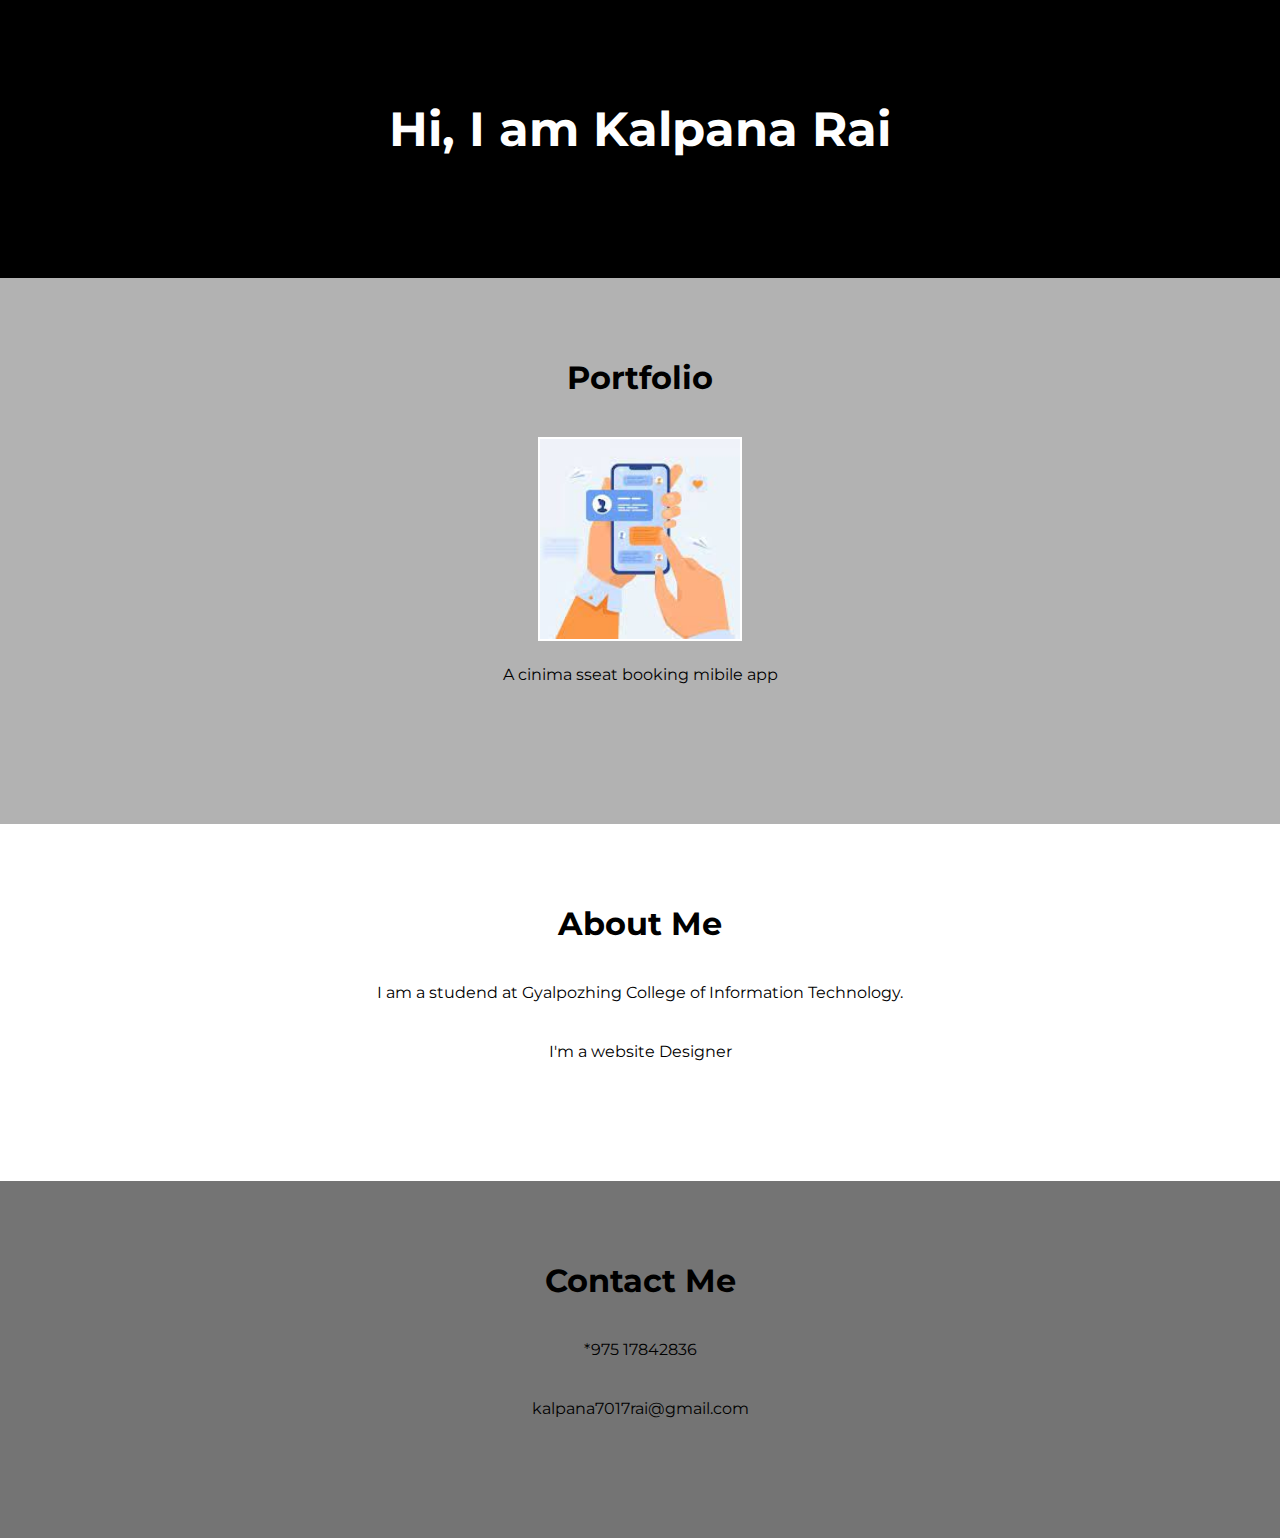
<file: index.html>
<!DOCTYPE html>
<html lang="en">
<head>
  <meta charset="utf-8">
  <meta http-equiv="X-UA-Compatible" content="IE=edge">
  <meta name="viewport" content="width=device-width, initial-scale=1">
  <title>One Page Portfolio</title>
  <link href="css/style.css" rel="stylesheet">
  <link href="https://fonts.googleapis.com/css?family=Montserrat:300,400,500,600,700|Open+Sans:300,400,700" rel="stylesheet">
</head>
<body>

<header class="hero">
  <div class="container">
    <h1>Hi, I am Kalpana Rai</h1>
  </div>
</header>

<section id="portfolio" class="case-study">
    <div class="container">
      <h1>Portfolio</h1>
      <div class="image-grid">
        <a href="portfolio.html">
          <img src="Image/app.jpg" alt="Portfolio Image">
        </a>
      </div>
      <p>A cinima sseat booking mibile app</p>
    </div>
</section>
  

<section id="about" class="about-section">
  <div class="container">
    <h1>About Me</h1>
    <p>I am a studend at Gyalpozhing College of Information Technology.</p>
    <p>I'm a website Designer</p>
  </div>
</section>

<section id="contact" class="contact-section">
  <div class="container">
    <h1>Contact Me</h1>
    <p>*975 17842836</p>
    <p>kalpana7017rai@gmail.com</p>
  </div>
</section>

<script>
  // Add smooth scrolling to all links
  $("a").on('click', function(event) {
    if (this.hash !== "") {
      event.preventDefault();
      var hash = this.hash;
      $('html, body').animate({
        scrollTop: $(hash).offset().top
      }, 800, function(){
        window.location.hash = hash;
      });
    }
  });
</script>

</body>
</html>
</file>
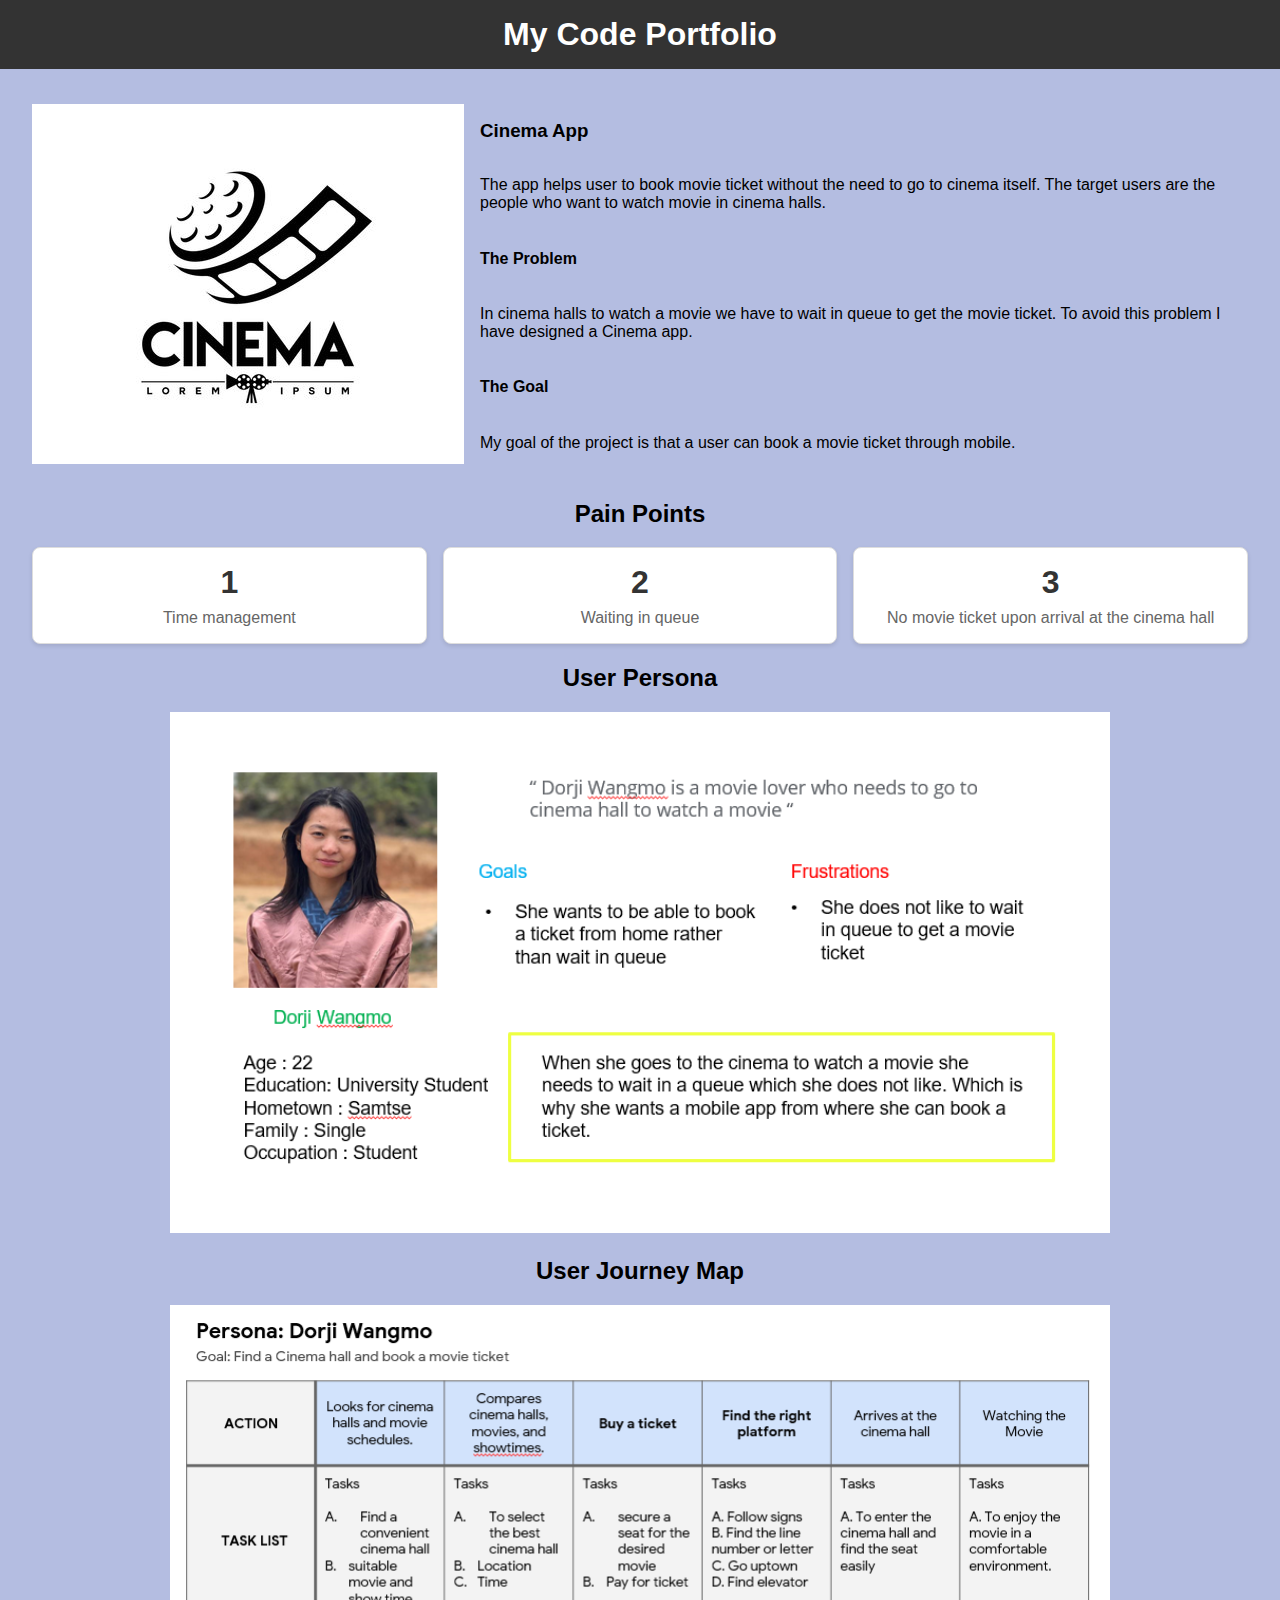
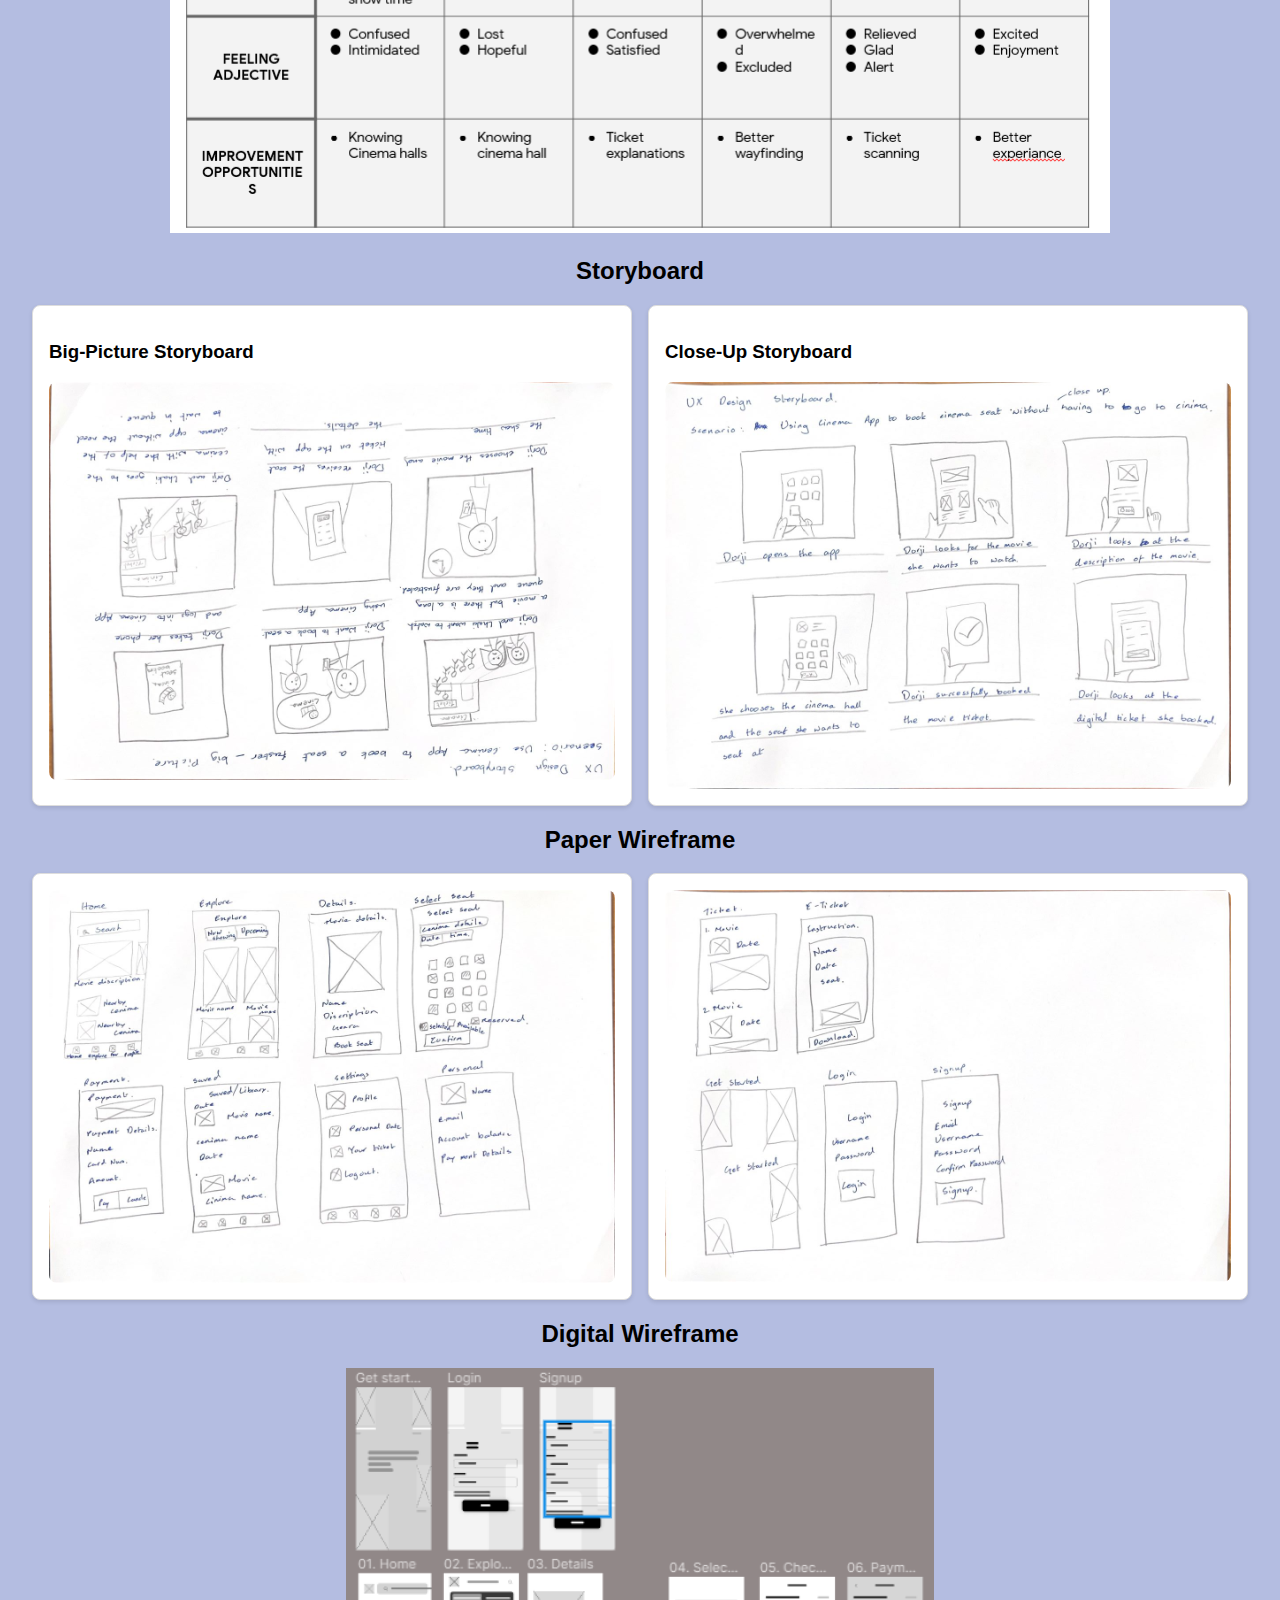
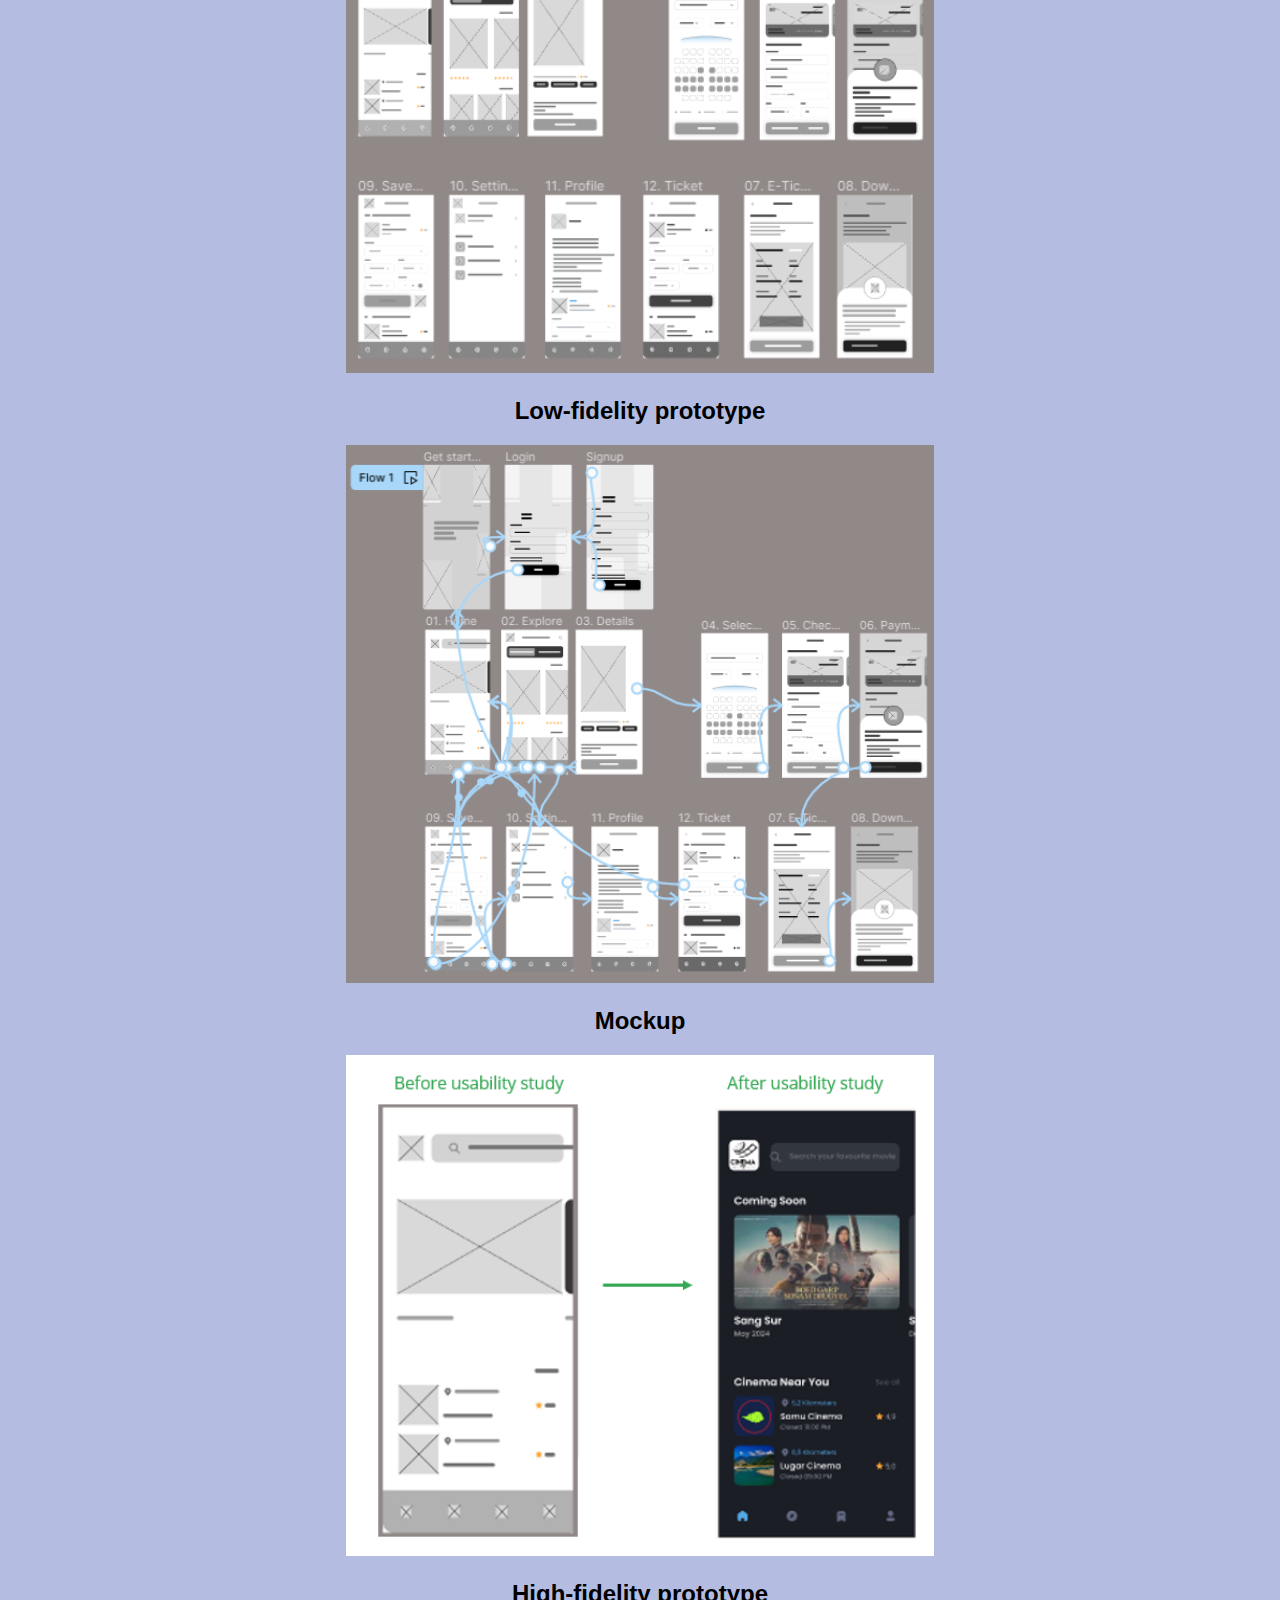
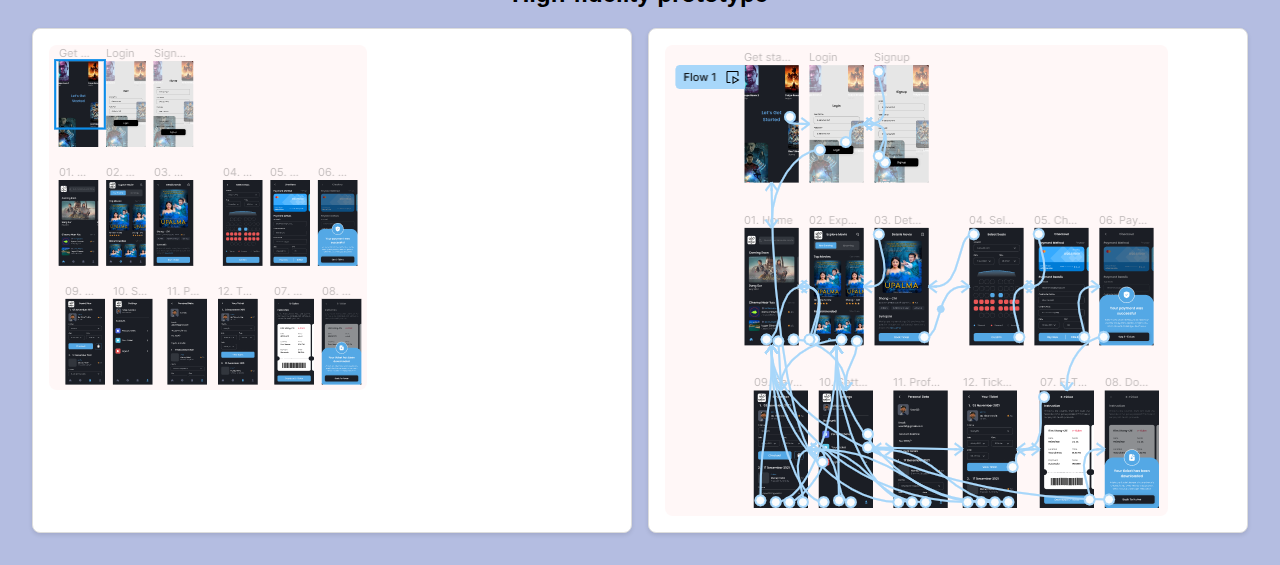
<file: portfolio.html>
<!DOCTYPE html>
<html lang="en">
<head>
    <meta charset="UTF-8">
    <meta name="viewport" content="width=device-width, initial-scale=1.0">
    <title>Code Portfolio</title>
    <link rel="stylesheet" href="css/portfolio.css">
</head>
<body>
    <header>
        <h1>My Code Portfolio</h1>
    </header>
    <main>
        <div class="about">
            <div class="logo">
                <img src="Image/logo.jpg" alt="Logo">
            </div> 
            <div class="describe">
                <h3>Cinema App</h3>
                <p>
                    The app helps user to book movie ticket without the need to go to cinema itself. The target users are the people who want to watch movie in cinema halls.
                </p>
                <h4>The Problem</h4>
                <p>
                    In cinema halls to watch a movie we have to wait in queue to get the movie ticket. To avoid this problem I have designed a Cinema app.
                </p>
                <h4>The Goal</h4>
                <p>My goal of the project is that a user can book a movie ticket through mobile.
                </p>
            </div>   
        </div>

        <h2>Pain Points</h2>        
        <div class="painpoint">
            <div class="point">
                <h1>1</h1>
                <p>Time management</p>
            </div>
            <div class="point">
                <h1>2</h1>
                <p>Waiting in queue</p>
            </div>
            <div class="point">
                <h1>3</h1>
                <p>No movie ticket upon arrival at the cinema hall</p>
            </div>
        </div>

        <h2>User Persona</h2>
        <div class="persona">
            <img src="Image/us.png" alt="User persona">
        </div>

        <h2>User Journey Map</h2>
        <div class="journey">
            <img src="Image/uj.png" alt="User journey map">
        </div>

        <h2>Storyboard</h2>
        <div class="storyboard">
            <div class="story">
                <h3>Big-Picture Storyboard</h3>
                <img src="Image/sb-1.jpeg" alt="Big-Picture Storyboard">
            </div>
            <div class="story">
                <h3>Close-Up Storyboard</h3>
                <img src="Image/sb-cp.jpeg" alt="Close-Up Storyboard">
            </div>
        </div>

        <h2>Paper Wireframe</h2>
        <div class="paper">
            <div class="pap">
                <img src="Image/pwf1.jpeg" alt="paper wireframe">
            </div>
            <div class="pap">
                <img src="Image/pwf-2.jpeg" alt="paper wireframe">
            </div>
        </div>

        <h2>Digital Wireframe</h2>
        <div class="digital">
            <img src="Image/lf1.png" alt="low fidelity prototype">
        </div>

        <h2>Low-fidelity prototype</h2>
        <div class="low">
            <img src="Image/lf2.png" alt="low fidelity prototype">
        </div>

        <h2>Mockup</h2>
        <div class="mockup">
            <img src="Image/mockup.png" alt="mockup">
        </div>

        <h2>High-fidelity prototype</h2>
        <div class="high">
            <div class="highf">
                <img src="Image/hfwf.png" alt="High-fidelity prototype">
            </div>
            <div class="highf">
                <img src="Image/hfwf2.png" alt="High-fidelity prototype">
            </div>
        </div>
       
    </main>
</body>
</html>
</file>
<file: css/portfolio.css>
body {
  font-family: Arial, sans-serif;
  margin: 0;
  padding: 0;
  background-color: #b4bde1;
}

header {
  background-color: #333;
  color: #fff;
  padding: 1rem;
  text-align: center;
}

h1 {
  margin: 0;
}

main {
  padding: 2rem;
}

/* About Section */
.about {
  display: grid;
  grid-template-columns: 1fr 2fr;
  gap: 1rem;
  margin-bottom: 2rem;
}

.about .logo {
  display: flex;
  justify-content: center;
  align-items: center;
}

.about .describe {
  display: flex;
  flex-direction: column;
  justify-content: center;
}

/* Pain Point Section */
.painpoint {
  display: grid;
  grid-template-columns: repeat(3, 1fr);
  gap: 1rem;
}

h2 {
  text-align: center;
}

.painpoint .point {
  background-color: #ffffff;
  padding: 1rem;
  border: 1px solid #ddd;
  border-radius: 8px;
  box-shadow: 0 2px 4px rgba(0, 0, 0, 0.1);
  text-align: center;
}

.painpoint .point h1 {
  margin: 0;
  font-size: 2rem;
  color: #333;
}

.painpoint .point p {
  margin: 0.5rem 0 0;
  color: #666;
}

.persona {
  margin: 20px;
  text-align: center;
}

.persona img {
  width: 80%;
}

.journey {
  margin: 20px;
  text-align: center;
}

.journey img {
  width: 80%;
}

/* low Section */
.storyboard {
  display: grid;
  grid-template-columns: repeat(2, 1fr);
  gap: 1rem;
}

.story {
  background-color: #fff;
  padding: 1rem;
  border: 1px solid #ddd;
  border-radius: 8px;
  box-shadow: 0 2px 4px rgba(0, 0, 0, 0.1);
}

.story img {
  max-width: 100%;
  border-radius: 8px;
  display: block;
}

/* Paper Section */
.paper {
  display: grid;
  grid-template-columns: repeat(2, 1fr);
  gap: 1rem;
}

.pap {
  background-color: #fff;
  padding: 1rem;
  border: 1px solid #ddd;
  border-radius: 8px;
  box-shadow: 0 2px 4px rgba(0, 0, 0, 0.1);
}

.pap img {
  max-width: 100%;
  border-radius: 8px;
  display: block;
}

.digital {
  margin: 20px;
  text-align: center;
}

.digital img {
  width: 50%;
}

.low {
  margin: 20px;
  text-align: center;
}

.low img {
  width: 50%;
}

.mockup {
  margin: 20px;
  text-align: center;
}

.mockup img {
  width: 50%;
}

/* Paper Section */
.high {
  display: grid;
  grid-template-columns: repeat(2, 1fr);
  gap: 1rem;
}

.highf {
  background-color: #fff;
  padding: 1rem;
  border: 1px solid #ddd;
  border-radius: 8px;
  box-shadow: 0 2px 4px rgba(0, 0, 0, 0.1);
}

.highf img {
  max-width: 100%;
  border-radius: 8px;
  display: block;
}
</file>
<file: css/style.css>
/* Reset CSS */
html, body, div, h1, h2, h3, h4, h5, h6, p, ul, li, a, img, form, label, input, textarea, button, header, footer, section {
    margin: 0;
    padding: 0;
    border: 0;
    font-family: 'Montserrat', sans-serif;
  }
  
  /* Global Styles */
  .container {
    width: 80%;
    margin: 0 auto;
  }
  
  .hero {
    background-color: #000000;
    color: #fff;
    text-align: center;
    padding: 100px 0;
  }
  
  .hero h1 {
    font-size: 48px;
    margin-bottom: 20px;
  }
  
  .hero h3 {
    font-size: 24px;
    margin-bottom: 40px;
  }
  
  .case-study {
    background-color: #b2b2b2;
    padding: 80px 0;
  }
  
  .case-study h1 {
    text-align: center;
    margin-bottom: 40px;
  }

  .image-grid {
    display: flex;
    justify-content: center;
    align-items: center;
  }
  
  .image-grid img {
    width: 200px; /* Adjust the width as needed */
    height: 200px; /* Adjust the height as needed */
    object-fit: cover;
    border: 2px solid #fff;
    transition: transform 0.3s ease;
  }
  
  .image-grid img:hover {
    transform: scale(1.1);
  }

  .case-study p {
    padding: 20px;
    text-align: center;
    margin-bottom: 40px;
  }
  
  
  .about-section {
    padding: 80px 0;
  }
  
  .about-section h1 {
    text-align: center;
    margin-bottom: 40px;
  }

  .about-section p {
    text-align: center;
    margin-bottom: 40px;
  }
  
  .contact-section {
    background-color: #747474;
    color: #000000;
    padding: 80px 0;
  }
  
  .contact-section h1 {
    text-align: center;
    margin-bottom: 40px;
  }

  .contact-section p {
    text-align: center;
    margin-bottom: 40px;
  }
  
  /* Responsive Styles */
  @media screen and (max-width: 768px) {
    .container {
      width: 90%;
    }
  }
</file>
